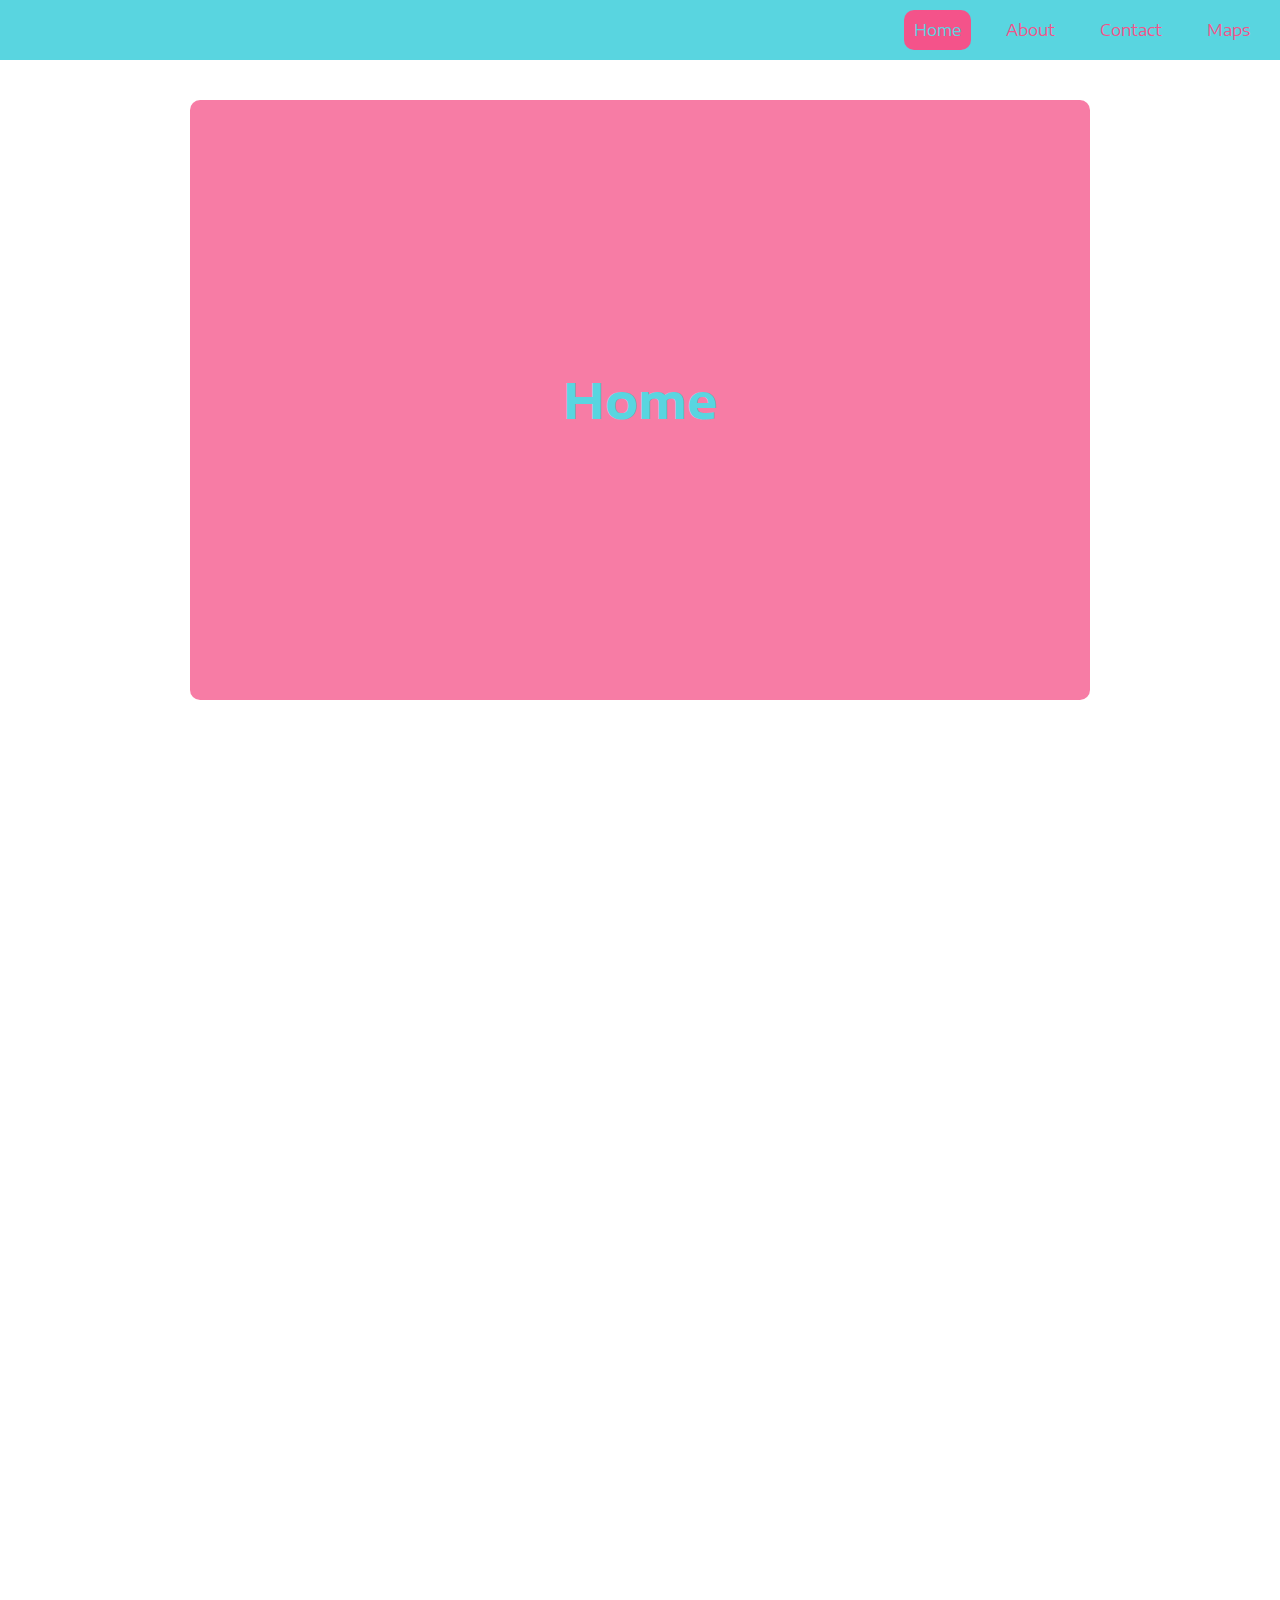
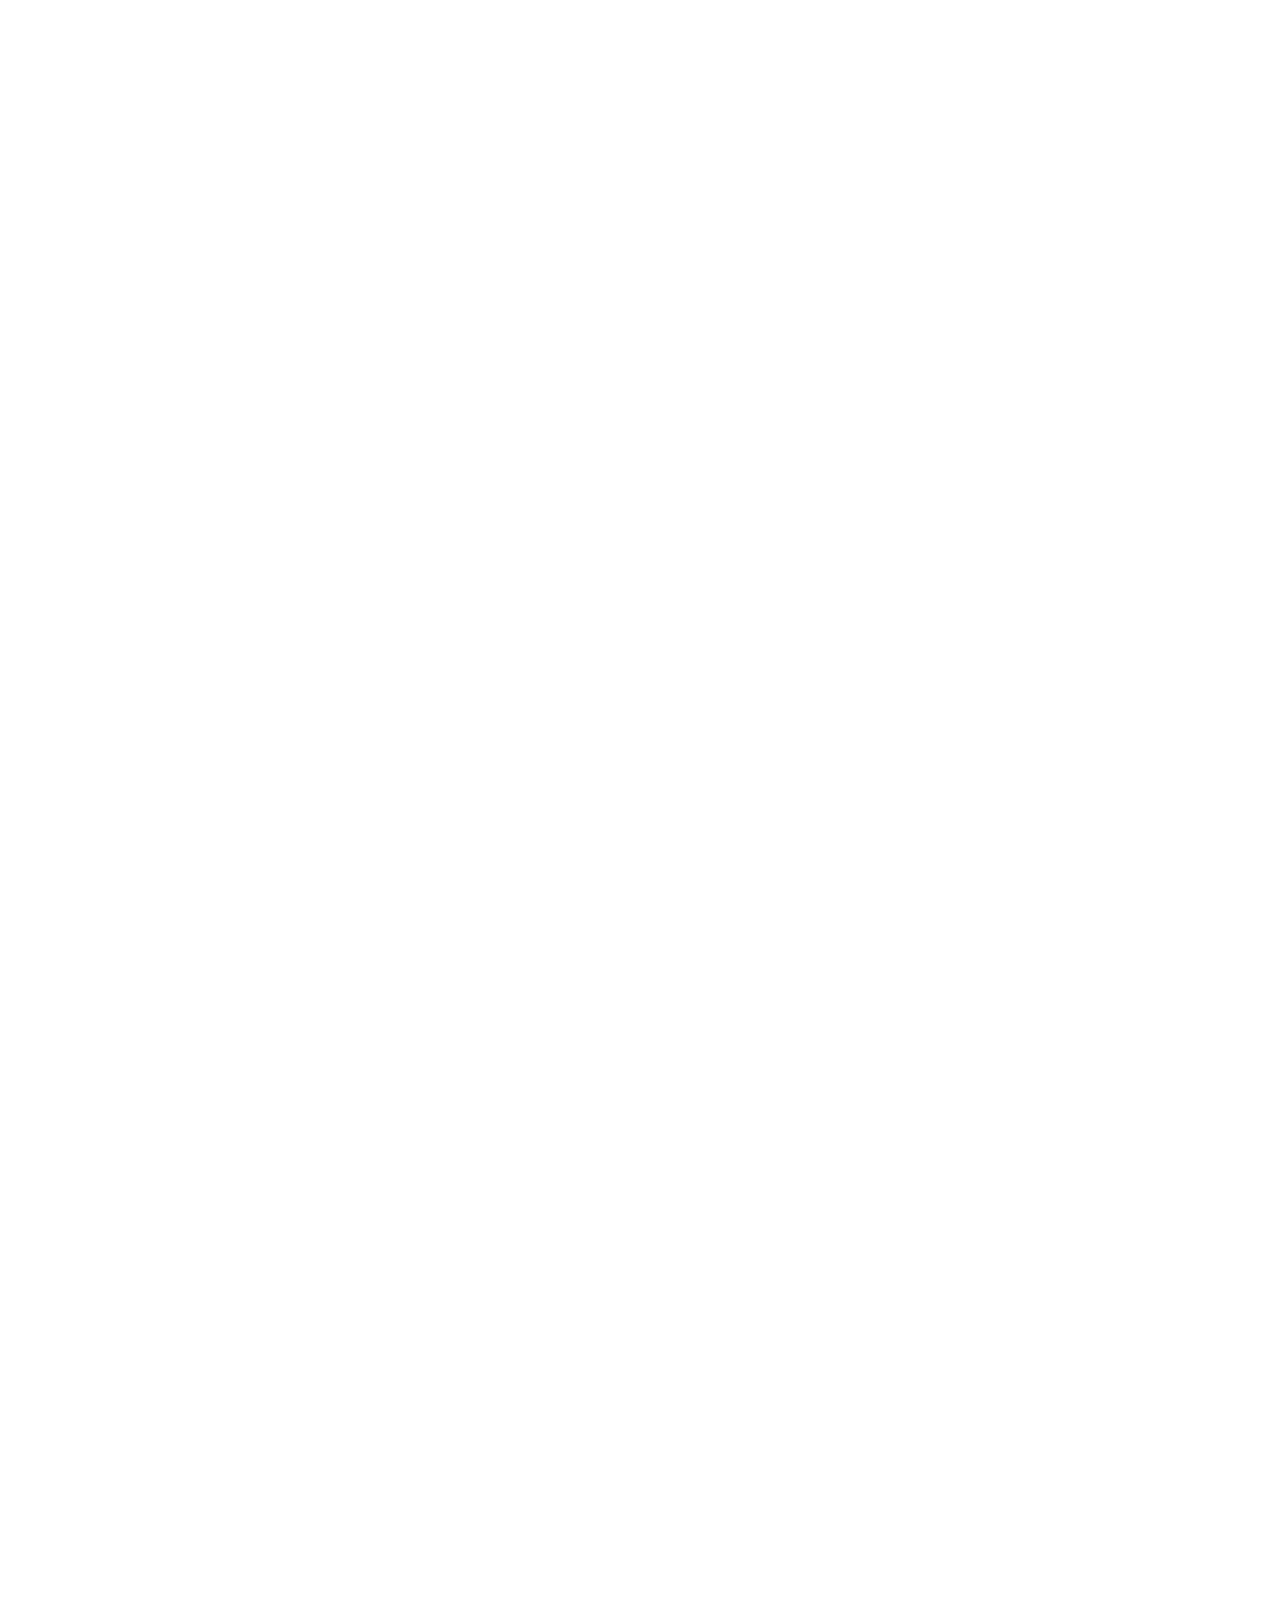
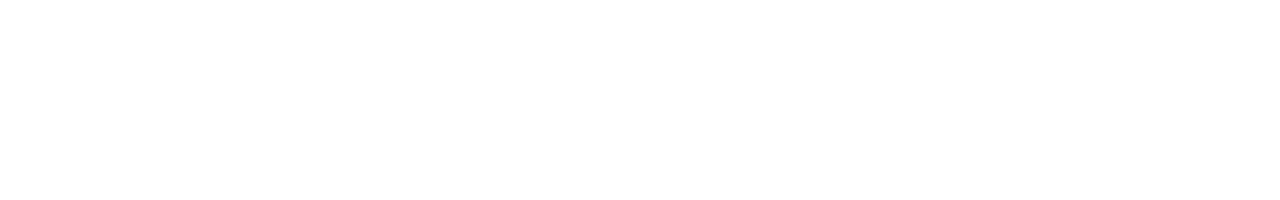
<file: scroll animation/index.html>
<!DOCTYPE html>
<html lang="en">
  <head>
    <meta charset="UTF-8" />
    <meta name="viewport" content="width=device-width, initial-scale=1.0" />
    <title>Scroll animation</title>
    <link
      rel="stylesheet"
      href="https://cdnjs.cloudflare.com/ajax/libs/font-awesome/6.5.1/css/all.min.css"
      integrity="sha512-DTOQO9RWCH3ppGqcWaEA1BIZOC6xxalwEsw9c2QQeAIftl+Vegovlnee1c9QX4TctnWMn13TZye+giMm8e2LwA=="
      crossorigin="anonymous"
      referrerpolicy="no-referrer"
    />
    <link rel="stylesheet" href="style.css" />
    <script defer src="script.js"></script>
  </head>
  <body>
    <nav>
      <a href="#"><i class="fa-brands fa-square-pied-piper"></i></a>
      <div class="links">
        <a href="#home">Home</a>
        <a href="#about">About</a>
        <a href="#contact">Contact</a>
        <a href="#maps">Maps</a>
      </div>
      <i id="burger" class="fa-solid fa-bars"></i>
    </nav>
    <main>
      <section id="home"><h2>Home</h2></section>
      <section id="about"><h2>About</h2></section>
      <section id="contact"><h2>Contact</h2></section>
      <section id="maps"><h2>Maps</h2></section>
    </main>
  </body>
</html>
</file>
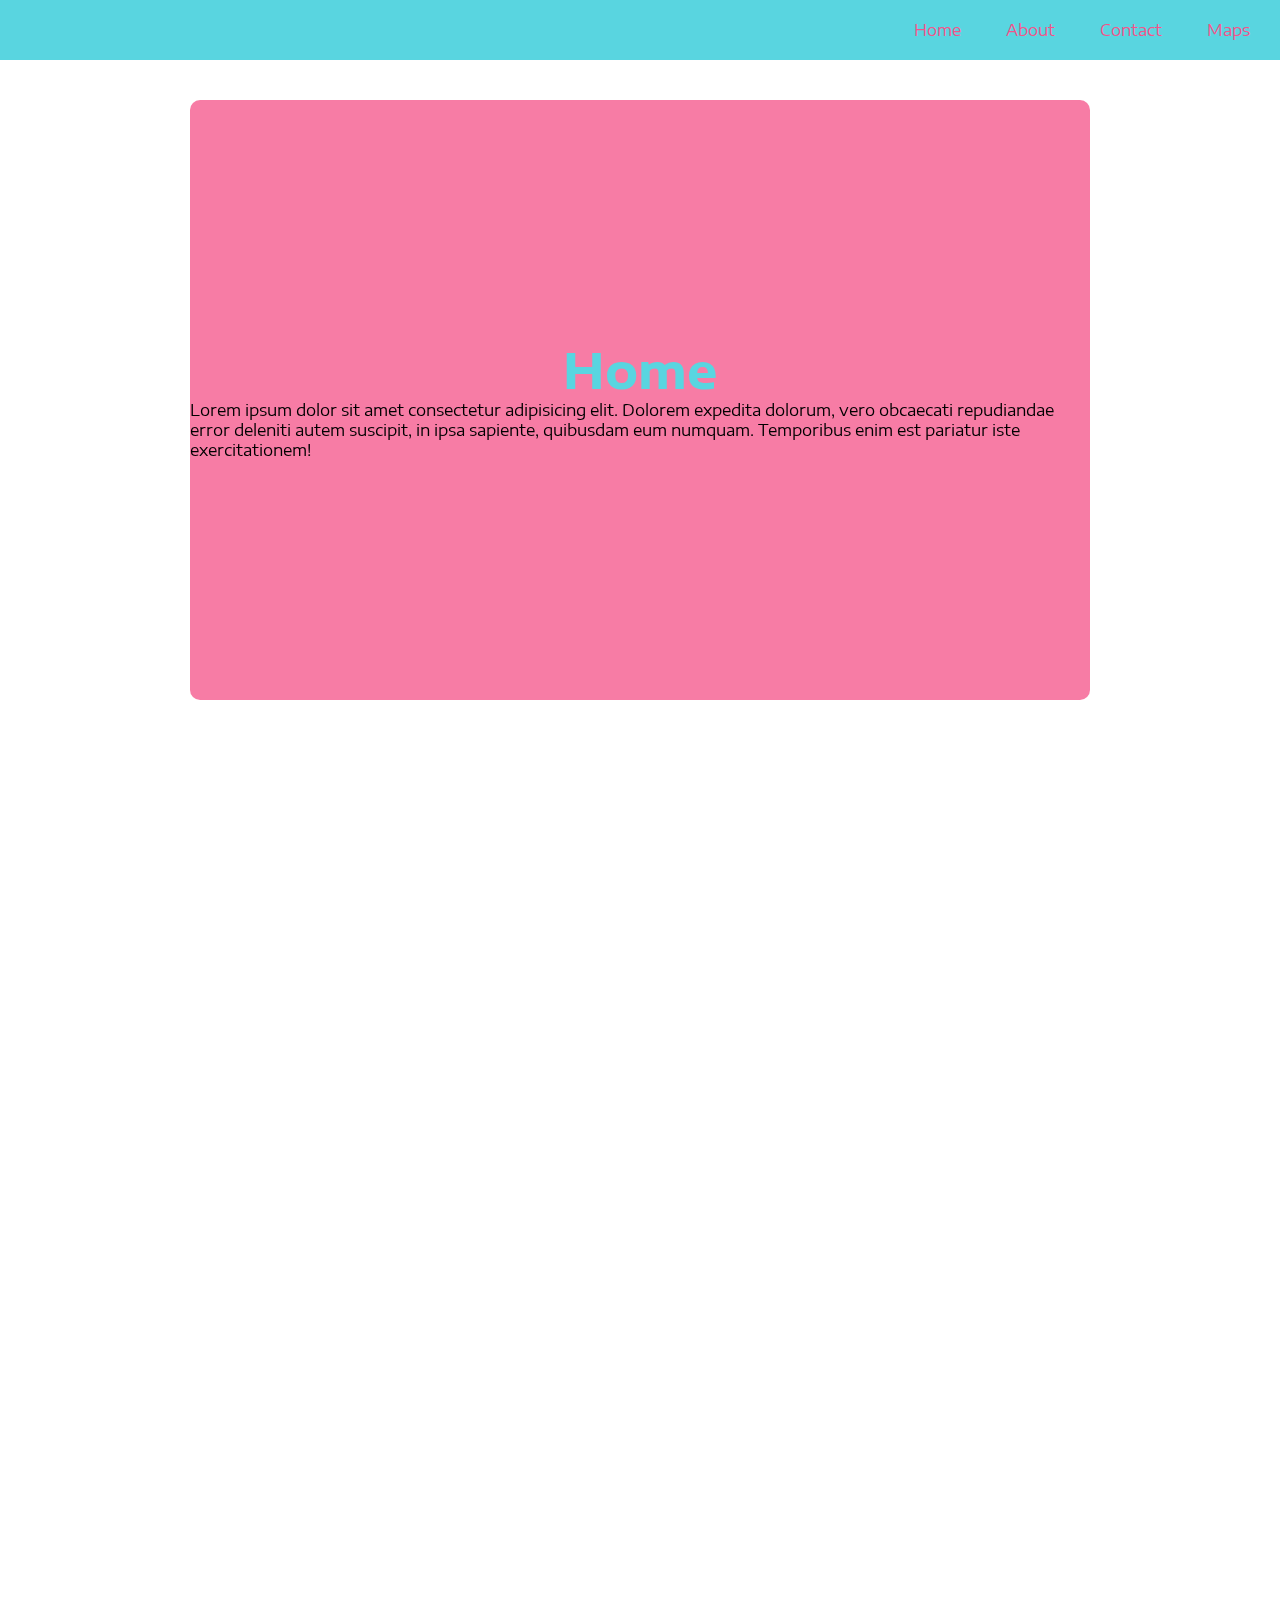
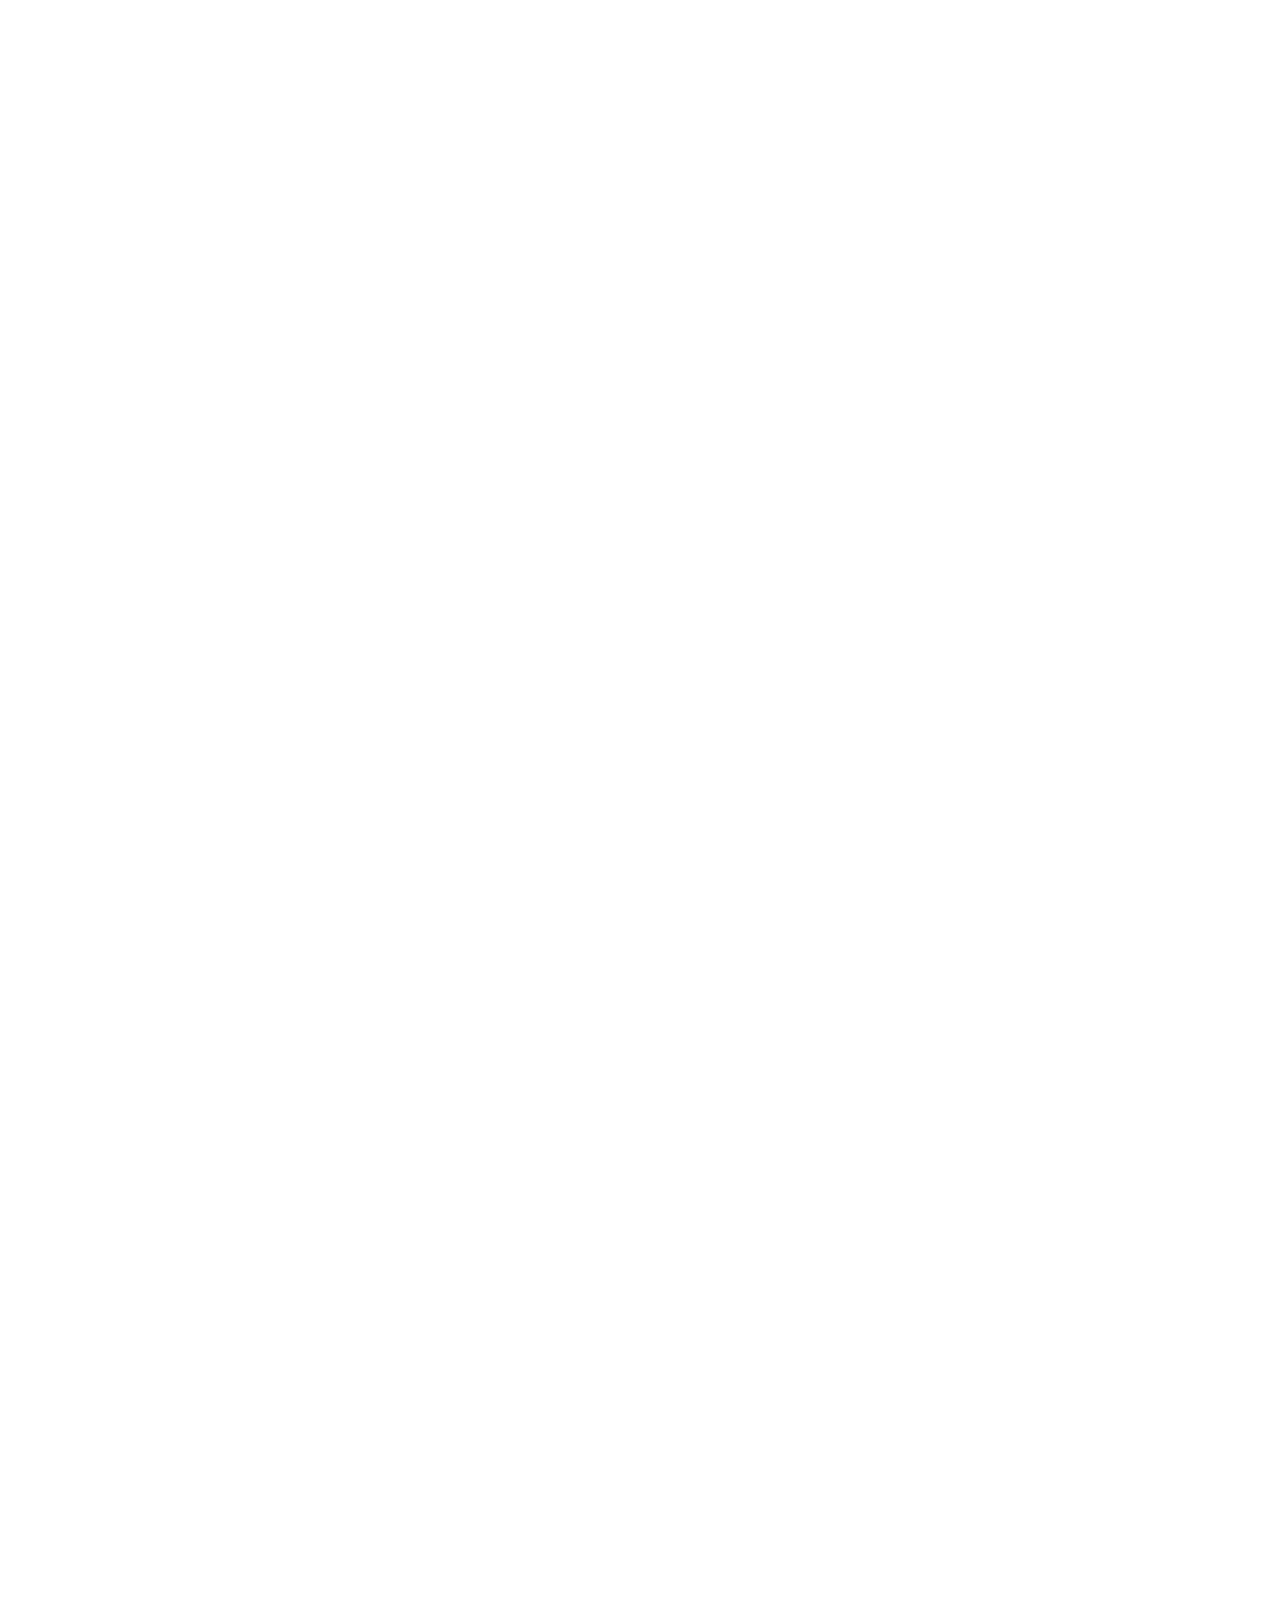
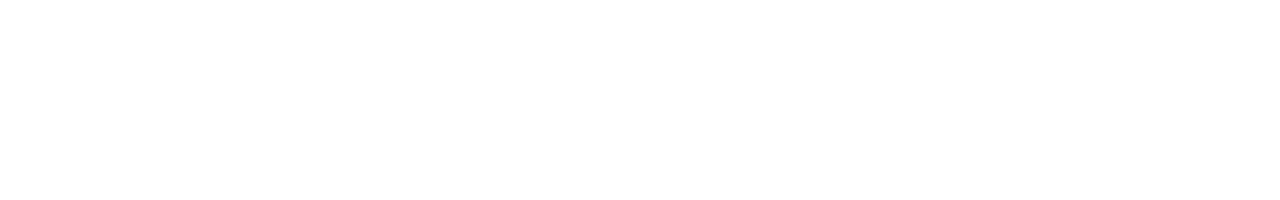
<file: scroll with aos/index.html>
<!DOCTYPE html>
<html lang="en">
  <head>
    <meta charset="UTF-8" />
    <meta name="viewport" content="width=device-width, initial-scale=1.0" />
    <title>Scroll animation</title>
    <link
      rel="stylesheet"
      href="https://cdnjs.cloudflare.com/ajax/libs/font-awesome/6.5.1/css/all.min.css"
      integrity="sha512-DTOQO9RWCH3ppGqcWaEA1BIZOC6xxalwEsw9c2QQeAIftl+Vegovlnee1c9QX4TctnWMn13TZye+giMm8e2LwA=="
      crossorigin="anonymous"
      referrerpolicy="no-referrer"
    />
    <link href="https://unpkg.com/aos@2.3.1/dist/aos.css" rel="stylesheet" />
    <link rel="stylesheet" href="style.css" />
    <script src="https://unpkg.com/aos@2.3.1/dist/aos.js"></script>
    <script defer src="script.js"></script>
  </head>
  <body>
    <nav data-aos="slide-down" data-aos-duration="1000" data-aos-delay="500">
      <a href="#"><i class="fa-brands fa-square-pied-piper"></i></a>
      <div class="links">
        <a href="#home">Home</a>
        <a href="#about">About</a>
        <a href="#contact">Contact</a>
        <a href="#maps">Maps</a>
      </div>
      <i id="burger" class="fa-solid fa-bars"></i>
    </nav>
    <main>
      <section
        id="home"
        data-aos="fade-in"
        data-aos-delay="300"
        data-aos-duration="1000"
      >
        <h2 data-aos="fade-up" data-aos-delay="500" data-aos-duration="1000">
          Home
        </h2>
        <p data-aos="zoom-in" data-aos-delay="300" data-aos-duration="1000">
          Lorem ipsum dolor sit amet consectetur adipisicing elit. Dolorem
          expedita dolorum, vero obcaecati repudiandae error deleniti autem
          suscipit, in ipsa sapiente, quibusdam eum numquam. Temporibus enim est
          pariatur iste exercitationem!
        </p>
      </section>
      <section
        id="about"
        data-aos="fade-in"
        data-aos-delay="300"
        data-aos-duration="1000"
      >
        <h2 data-aos="fade-up" data-aos-delay="500" data-aos-duration="1000">
          About
        </h2>
        <p data-aos="zoom-in" data-aos-delay="300" data-aos-duration="1000">
          Lorem ipsum dolor sit amet consectetur adipisicing elit. Dolorem
          expedita dolorum, vero obcaecati repudiandae error deleniti autem
          suscipit, in ipsa sapiente, quibusdam eum numquam. Temporibus enim est
          pariatur iste exercitationem!
        </p>
      </section>
      <section
        id="contact"
        data-aos="fade-in"
        data-aos-delay="300"
        data-aos-duration="1000"
      >
        <h2 data-aos="fade-up" data-aos-delay="500" data-aos-duration="1000">
          Contact
        </h2>
        <p data-aos="zoom-in" data-aos-delay="300" data-aos-duration="1000">
          Lorem ipsum dolor sit amet consectetur adipisicing elit. Dolorem
          expedita dolorum, vero obcaecati repudiandae error deleniti autem
          suscipit, in ipsa sapiente, quibusdam eum numquam. Temporibus enim est
          pariatur iste exercitationem!
        </p>
      </section>
      <section
        id="maps"
        data-aos="fade-in"
        data-aos-delay="300"
        data-aos-duration="500"
      >
        <h2 data-aos="fade-up" data-aos-delay="500" data-aos-duration="1000">
          Maps
        </h2>
        <p data-aos="zoom-in" data-aos-delay="300" data-aos-duration="1000">
          Lorem ipsum dolor sit amet consectetur adipisicing elit. Dolorem
          expedita dolorum, vero obcaecati repudiandae error deleniti autem
          suscipit, in ipsa sapiente, quibusdam eum numquam. Temporibus enim est
          pariatur iste exercitationem!
        </p>
      </section>
    </main>
  </body>
</html>
</file>
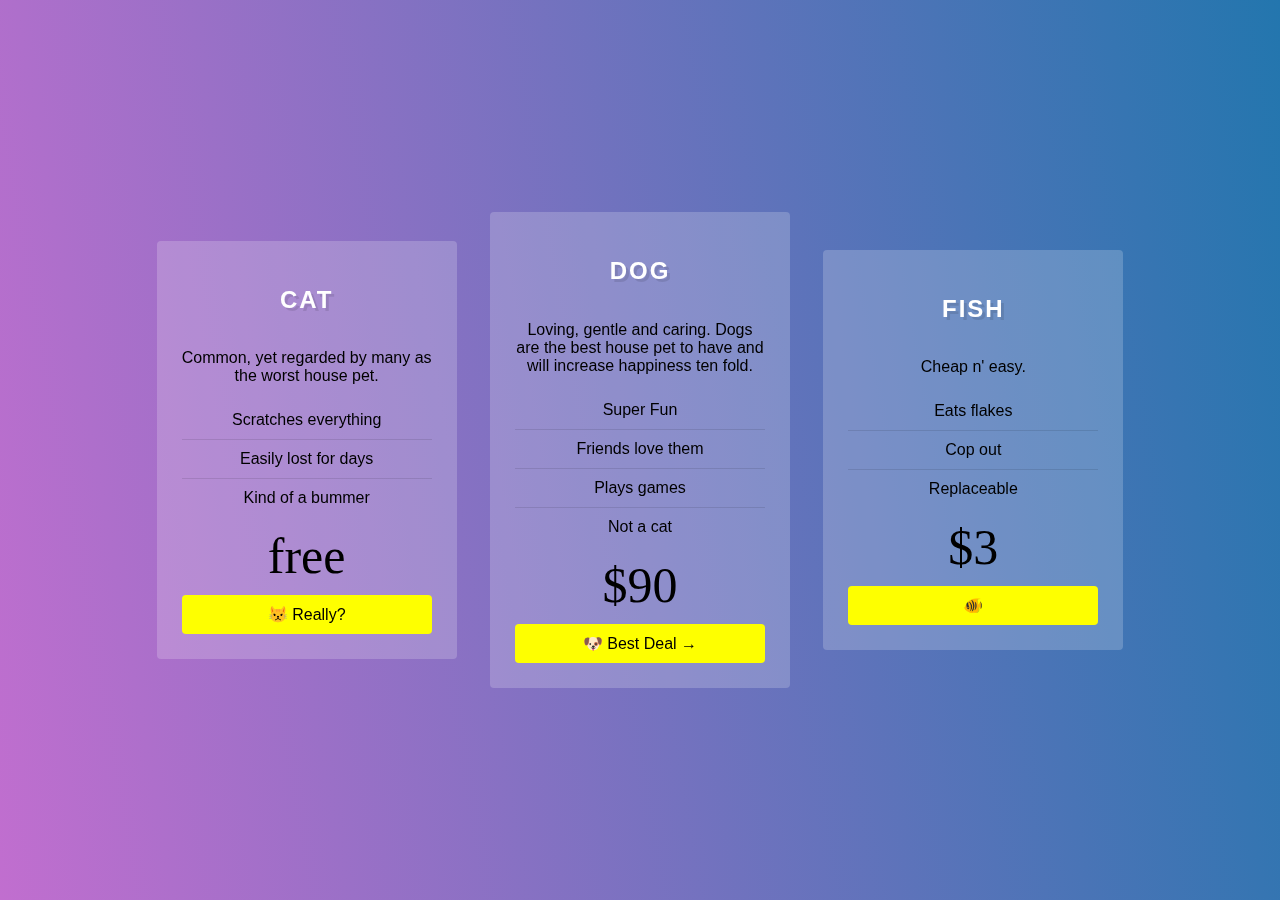
<file: slider example/starter/index.html>
<!DOCTYPE html>
<html lang="en">
  <head>
    <meta charset="UTF-8" />
    <title>FlexBox Nav</title>
    <link
      rel="stylesheet"
      href="https://cdn.jsdelivr.net/npm/swiper@11/swiper-bundle.min.css"
    />
    <link rel="stylesheet" href="style.css" />
    <script src="https://cdn.jsdelivr.net/npm/swiper@11/swiper-bundle.min.js"></script>
    <script defer src="swiper.js"></script>
  </head>
  <body>
    <div class="swiper">
      <!-- Additional required wrapper -->
      <div class="swiper-wrapper">
        <!-- Slides -->
        <div class="swiper-slide">
          <div class="plan plan1">
            <h2>Cat</h2>
            <p>Common, yet regarded by many as the worst house pet.</p>
            <ul class="features">
              <li>Scratches everything</li>
              <li>Easily lost for days</li>
              <li>Kind of a bummer</li>
            </ul>

            <p class="price">free</p>

            <a href="#" class="cta">😾 Really?</a>
          </div>
        </div>
        <div class="swiper-slide">
          <div class="plan plan2">
            <h2>Dog</h2>
            <p>
              Loving, gentle and caring. Dogs are the best house pet to have and
              will increase happiness ten fold.
            </p>
            <ul class="features">
              <li>Super Fun</li>
              <li>Friends love them</li>
              <li>Plays games</li>
              <li>Not a cat</li>
            </ul>

            <p class="price">$90</p>

            <a href="#" class="cta">🐶 Best Deal →</a>
          </div>
        </div>
        <div class="swiper-slide">
          <div class="plan plan3">
            <h2>Fish</h2>
            <p>Cheap n' easy.</p>
            <ul class="features">
              <li>Eats flakes</li>
              <li>Cop out</li>
              <li>Replaceable</li>
            </ul>

            <p class="price">$3</p>

            <a href="#" class="cta">🐠</a>
          </div>
        </div>
      </div>
      <!-- If we need pagination -->
      <div class="swiper-pagination"></div>

      <!-- If we need navigation buttons -->
      <div class="swiper-button-prev"></div>
      <div class="swiper-button-next"></div>
    </div>

    <!-- Flex Container!
    <div class="pricing-grid">
      <div class="plan plan1">
        <h2>Cat</h2>
        <p>Common, yet regarded by many as the worst house pet.</p>
        <ul class="features">
          <li>Scratches everything</li>
          <li>Easily lost for days</li>
          <li>Kind of a bummer</li>
        </ul>

        <p class="price">free</p>

        <a href="#" class="cta">😾 Really?</a>
      </div>

      <div class="plan plan2">
        <h2>Dog</h2>
        <p>
          Loving, gentle and caring. Dogs are the best house pet to have and
          will increase happiness ten fold.
        </p>
        <ul class="features">
          <li>Super Fun</li>
          <li>Friends love them</li>
          <li>Plays games</li>
          <li>Not a cat</li>
        </ul>

        <p class="price">$90</p>

        <a href="#" class="cta">🐶 Best Deal →</a>
      </div>

      <div class="plan plan3">
        <h2>Fish</h2>
        <p>Cheap n' easy.</p>
        <ul class="features">
          <li>Eats flakes</li>
          <li>Cop out</li>
          <li>Replaceable</li>
        </ul>

        <p class="price">$3</p>

        <a href="#" class="cta">🐠</a>
      </div>
    </div> -->
  </body>
</html>
</file>
<file: scroll animation/style.css>
@import url("https://fonts.googleapis.com/css2?family=Encode+Sans+Expanded:wght@200;500;800&display=swap");

* {
  margin: 0;
  padding: 0;
  box-sizing: border-box;
}

html {
  scroll-behavior: smooth;
  scroll-padding-top: 100px;
}

body {
  font-family: encode sans expanded;
  background: url("https://images.unsplash.com/photo-1443527394413-4b820fd08dde?q=80&w=1169&auto=format&fit=crop&ixlib=rb-4.0.3&ixid=M3wxMjA3fDB8MHxwaG90by1wYWdlfHx8fGVufDB8fHx8fA%3D%3D");
  background-size: cover;
  background-attachment: fixed;
  background-position: center;
}

nav {
  background: #59d5e0;
  display: flex;
  justify-content: space-between;
  align-items: center;
  padding: 10px 20px;
  position: fixed;
  top: 0;
  width: 100%;
  z-index: 1;
}

.links {
  display: flex;
  gap: 25px;
}

i {
  color: #f4538a;
  cursor: pointer;
}

.links a {
  text-decoration: none;
  color: #f4538a;
  padding: 10px 10px;
  border-radius: 10px;
  transition: 0.4s;
}

.links a:hover,
.links a.active {
  color: #59d5e0;
  background: #f4538a;
}

#burger {
  display: none;
}

section {
  display: flex;
  justify-content: center;
  align-items: center;
  min-height: 600px;
  background: #f45389c2;
  width: 80%;
  margin: 100px auto;
  border-radius: 10px;
  max-width: 900px;
}

section h2 {
  font-size: 3rem;
  color: #59d5e0;
}

section:last-of-type {
  margin-bottom: 600px;
}

@media (max-width: 768px) {
  #burger {
    display: block;
    transition: 0.4s;
  }

  .rotate {
    transform: rotate(-90deg);
  }

  .links {
    position: absolute;
    left: 0;
    top: 40px;
    width: 100%;
    background: #59d5e0;
    flex-direction: column;
    align-items: center;
    transform: translateY(calc(-100% - 40px));
    transition: 0.4s;
  }

  .show-nav {
    transform: translateY(0);
  }
}
</file>
<file: scroll with aos/style.css>
@import url("https://fonts.googleapis.com/css2?family=Encode+Sans+Expanded:wght@200;500;800&display=swap");

* {
  margin: 0;
  padding: 0;
  box-sizing: border-box;
}

html {
  scroll-behavior: smooth;
  scroll-padding-top: 100px;
}

body {
  font-family: encode sans expanded;
  background: url("https://images.unsplash.com/photo-1443527394413-4b820fd08dde?q=80&w=1169&auto=format&fit=crop&ixlib=rb-4.0.3&ixid=M3wxMjA3fDB8MHxwaG90by1wYWdlfHx8fGVufDB8fHx8fA%3D%3D");
  background-size: cover;
  background-attachment: fixed;
  background-position: center;
}

nav {
  background: #59d5e0;
  display: flex;
  justify-content: space-between;
  align-items: center;
  padding: 10px 20px;
  position: fixed;
  top: 0;
  width: 100%;
  z-index: 1;
}

.links {
  display: flex;
  gap: 25px;
}

i {
  color: #f4538a;
  cursor: pointer;
}

.links a {
  text-decoration: none;
  color: #f4538a;
  padding: 10px 10px;
  border-radius: 10px;
  transition: 0.4s;
}

.links a:hover,
.links a.active {
  color: #59d5e0;
  background: #f4538a;
}

#burger {
  display: none;
}

section {
  display: flex;
  flex-direction: column;
  justify-content: center;
  align-items: center;
  min-height: 600px;
  background: #f45389c2;
  width: 80%;
  margin: 100px auto;
  border-radius: 10px;
  max-width: 900px;
}

section h2 {
  font-size: 3rem;
  color: #59d5e0;
}

section:last-of-type {
  margin-bottom: 600px;
}

@media (max-width: 768px) {
  #burger {
    display: block;
    transition: 0.4s;
  }

  .rotate {
    transform: rotate(-90deg);
  }

  .links {
    position: absolute;
    left: 0;
    top: 40px;
    width: 100%;
    background: #59d5e0;
    flex-direction: column;
    align-items: center;
    transform: translateY(calc(-100% - 40px));
    transition: 0.4s;
  }

  .show-nav {
    transform: translateY(0);
  }
}
</file>
<file: slider example/starter/style.css>
/* Some CSS Setup - nothing to do with flexbox */
html {
  box-sizing: border-box;
}

body {
  font-family: sans-serif;
  margin: 0;
  background-image: linear-gradient(260deg, #2376ae 0%, #c16ecf 100%);
}

a {
  color: white;
}

.plan ul {
  margin: 0;
  padding: 0;
  list-style: none;
}

.plan ul li {
  border-bottom: 1px solid rgba(0, 0, 0, 0.1);
  padding: 10px;
}

.plan ul li:last-child {
  border-bottom: 0;
}

.plan a {
  text-decoration: none;
  background: #feff00;
  padding: 10px;
  color: black;
  border-radius: 4px;
}

.plan h2 {
  text-transform: uppercase;
  color: white;
  letter-spacing: 2px;
  text-shadow: 3px 3px 0 rgba(0, 0, 0, 0.1);
}

.price {
  font-size: 50px;
  font-family: serif;
  margin: 10px 0;
}

/*1st Flex Container*/
.pricing-grid {
  max-width: 750px;
  margin: 0 auto;
  display: flex;
  flex-wrap: wrap;
  align-items: center;
}

/*2nd Flex Container; 1st Flex Item*/
.plan {
  display: inline-flex;
  flex: 1;
  border-radius: 4px;
  flex-direction: column;
  justify-content: center;
  text-align: center;
  margin: 12px;
  padding: 25px;
  background-color: rgba(255, 255, 255, 0.2);
}

/* Swiper changes */

body {
  min-height: 100vh;
  display: flex;
  justify-content: center;
  align-items: center;
}

.swiper {
  width: 600px;
  text-align: center;
}

.plan {
  width: 250px;
}

.swiper-pagination-bullets {
  position: relative;
  margin-top: 20px;
}

.swiper-pagination-bullet {
  background: gold;
  width: 20px;
  height: 20px;
  transition: 0.3s;
}

.swiper-pagination-bullet-active {
  width: 30px;
  height: 30px;
}

.swiper-button-prev,
.swiper-button-next {
  color: gold;
  transition: 0.3s;
}

.swiper-button-prev:hover,
.swiper-button-next:hover {
  transform: scale(1.25);
}

@media (min-width: 1000px) {
  .swiper {
    width: 1000px;
  }

  .swiper-wrapper {
    display: flex;
    align-items: center;
  }
}
</file>
